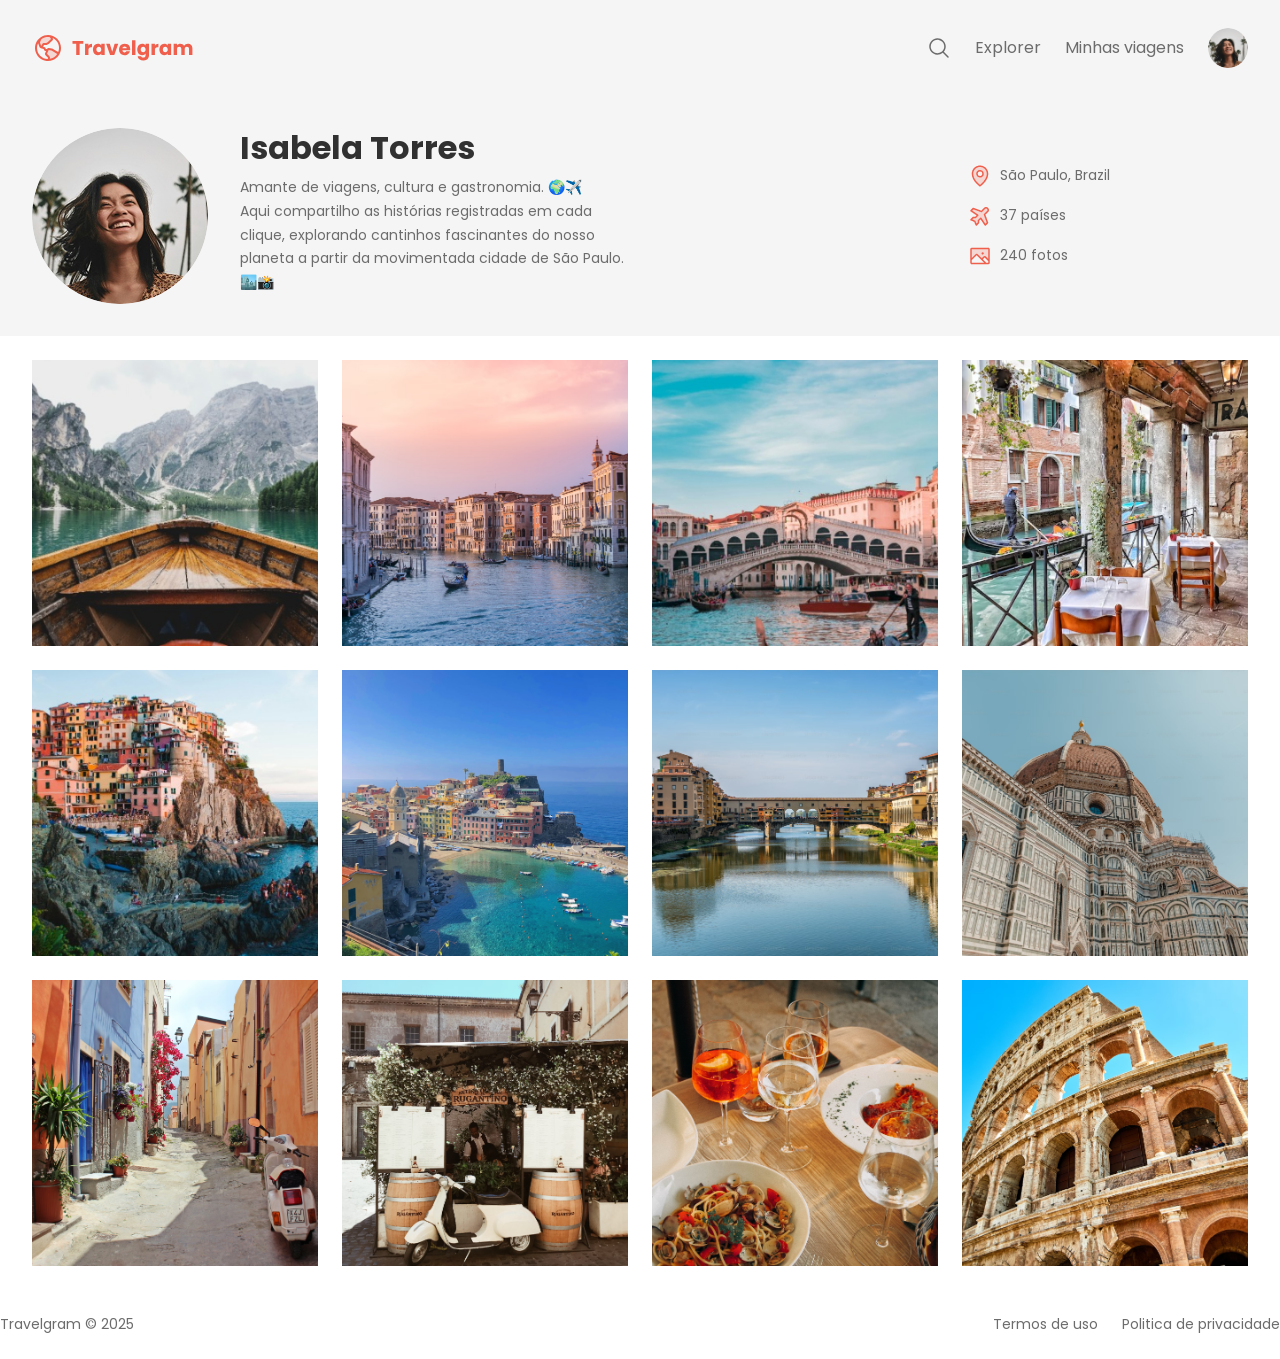
<file: projeto02-travelgram/index.html>
<!DOCTYPE html>
<html lang="pt-br">
    <head>

        <link rel="preconnect" href="https://fonts.googleapis.com">
        <link rel="preconnect" href="https://fonts.gstatic.com" crossorigin>
        
        <meta charset="UTF-8">
        <meta name="viewport" content="width=device-width, initial-scale=1.0">
        <title>Travelgram  | Perfil de Viagens</title>
        <link rel="stylesheet" href="styles/index.css">

        <link href="https://fonts.googleapis.com/css2?family=Alice&family=Poppins:wght@400;700&display=swap" rel="stylesheet">

    </head>
    <body>
        <div class="bg-surface-color">
            <nav class="container">
                <a href="#" id="logo">
                    <img src="assets/icons/Logo.svg" alt="Logomarca">
                </a>

                <ul id="primary-menu">
                    <li>
                        <a href="#">
                            <img src="assets/icons/MagnifyingGlass.svg" alt="Ícone de lupa">
                        </a>
                    </li>
                    <li><a href="#">Explorer</a></li>
                    <li><a href="#">Minhas viagens</a></li>
                    <li><a href="#">
                        <img src="assets/images/Profile pic.png" alt="Ícone de perfil">
                    </a></li>

                </ul>
            </nav>
        
            <header>
                <div class="container">
                    <div id="profile">
                        <img src="assets/images/Profile pic.png" alt="imagem de perfil">
                        <div>
                            <h1>Isabela Torres</h1>
                            <p>Amante de viagens, cultura e gastronomia. 🌍✈️ <br>
                                Aqui compartilho as histórias registradas em cada clique, explorando cantinhos fascinantes do nosso planeta a partir da movimentada cidade de São Paulo. 🏙️📸</p>
                        </div>
                    </div>
                    <ul id="info">
                        <li>
                            <img src="assets/icons/MapPin.png" alt="Icone de pin de mapa">
                            <span>São Paulo, Brazil</span>
                        </li>
                        <li>
                            <img src="assets/icons/AirplaneTilt.png" alt="Icone de avião">
                            <span>37 países</span>
                        </li>
                        <li>
                            <img src="assets/icons/Image.png" alt="Icone de imagem">
                            <span>240 fotos</span>
                        </li>
                    </ul>

                </div>

            </header>


        </div>
        <main class="container">
            <img src="assets/images/Image 01.png" alt="fotos de viagens">
            <img src="assets/images/Image 02.png" alt="fotos de viagens">
            <img src="assets/images/Image 03.png" alt="fotos de viagens">
            <img src="assets/images/Image 04.png" alt="fotos de viagens">
            <img src="assets/images/Image 05.png" alt="fotos de viagens">
            <img src="assets/images/Image 06.png" alt="fotos de viagens">
            <img src="assets/images/Image 07.png" alt="fotos de viagens">
            <img src="assets/images/Image 08.png" alt="fotos de viagens">
            <img src="assets/images/Image 09.png" alt="fotos de viagens">
            <img src="assets/images/Image 10.png" alt="fotos de viagens">
            <img src="assets/images/Image 11.png" alt="fotos de viagens">
            <img src="assets/images/Image 12.png" alt="fotos de viagens">
        </main>
        <footer>
            <span>Travelgram &copy; 2025</span>

            <span>Termos de uso</span>

            <span>Politica de privacidade</span>
        </footer>
    </body>
</html>
</file>
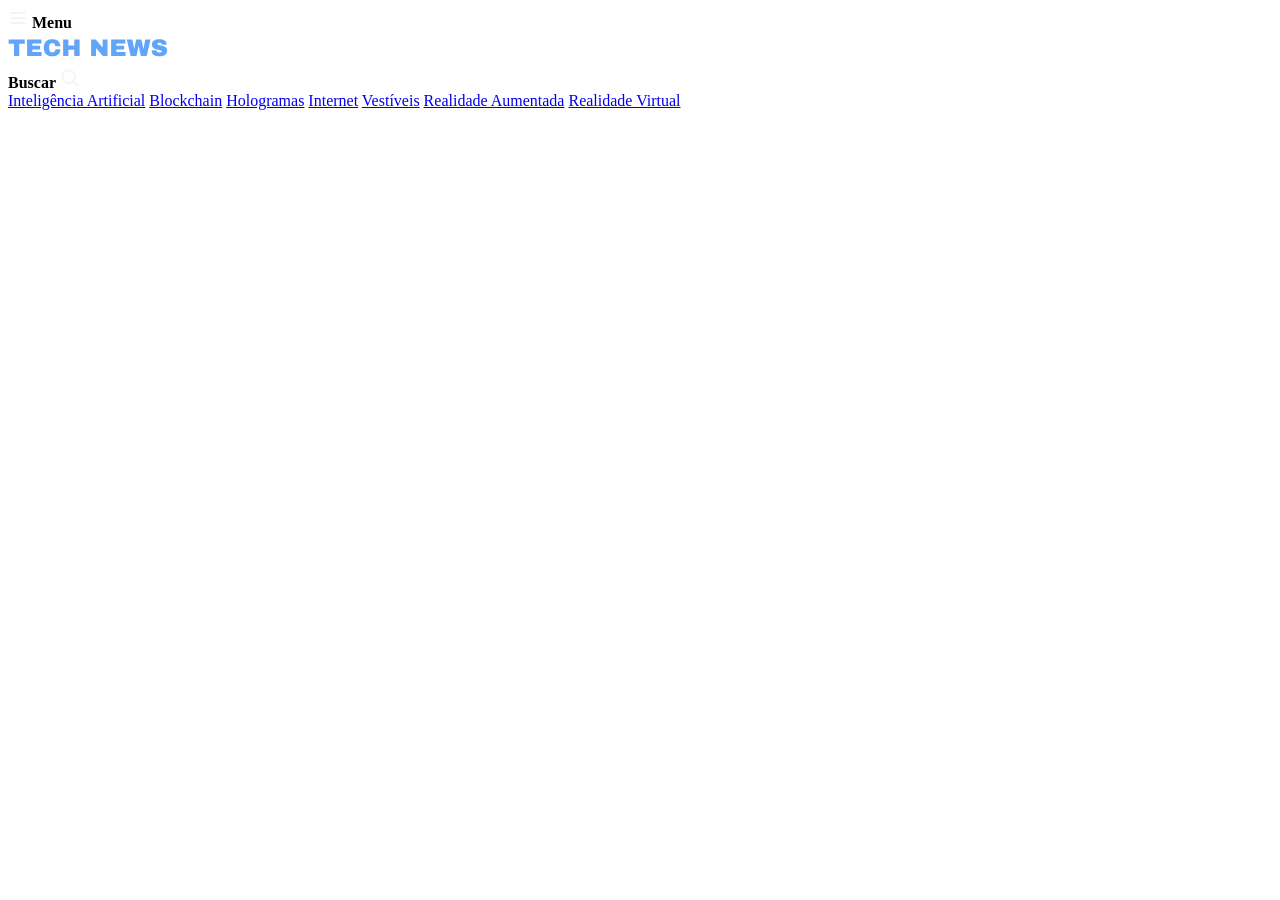
<file: projeto03-noticias/index.html>
<!DOCTYPE html>
<html lang="en">
<head>
    <meta charset="UTF-8">
    <meta name="viewport" content="width=device-width, initial-scale=1.0">
    <title>Document</title>
</head>
<body>
    <header class="container">
        <nav id="primary" class="grid grid-flow-col">
            <div>
                <img src="assets/icons/List.svg" alt="icone de menu">
                <strong>Menu</strong>
            </div>

            <div>
                <img src="assets/Logo.png" alt="TechNews logo">
            </div>

            <div>
                <strong>Buscar</strong>
                <img src="assets/icons/MagnifyingGlass.svg" alt="icone de busca">
            </div>
        </nav>
        <nav id="secondary" class="grid grid-flow-col">
            <a href="#">Inteligência Artificial</a>
            <a href="#">Blockchain</a>
            <a href="#">Hologramas</a>
            <a href="#">Internet</a>
            <a href="#">Vestíveis</a>
            <a href="#">Realidade Aumentada</a>
            <a href="#">Realidade Virtual</a>
        </nav>
    </header>
    
</body>
</html>
</file>
<file: projeto02-travelgram/styles/index.css>
@import url(global.css);
@import url(nav.css);
@import url(header.css);
@import url(main.css);
@import url(footer.css);
</file>
